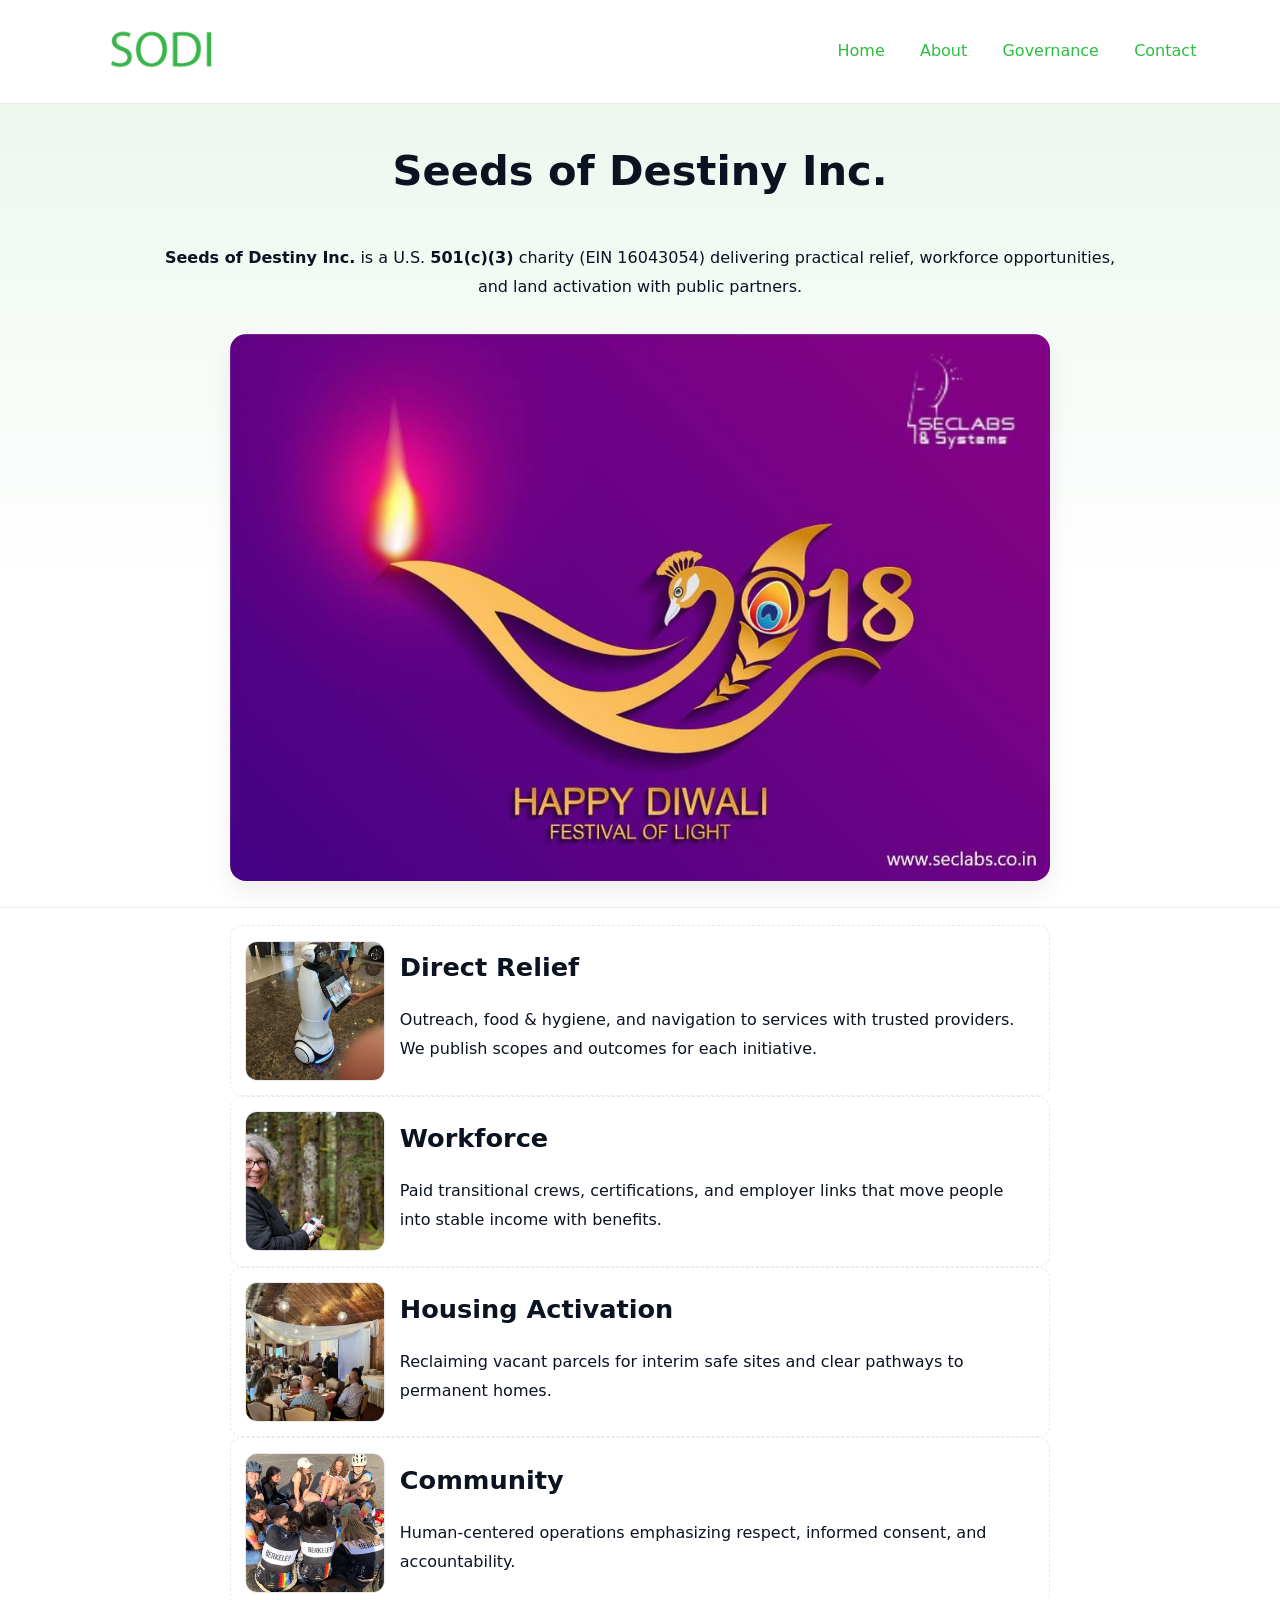
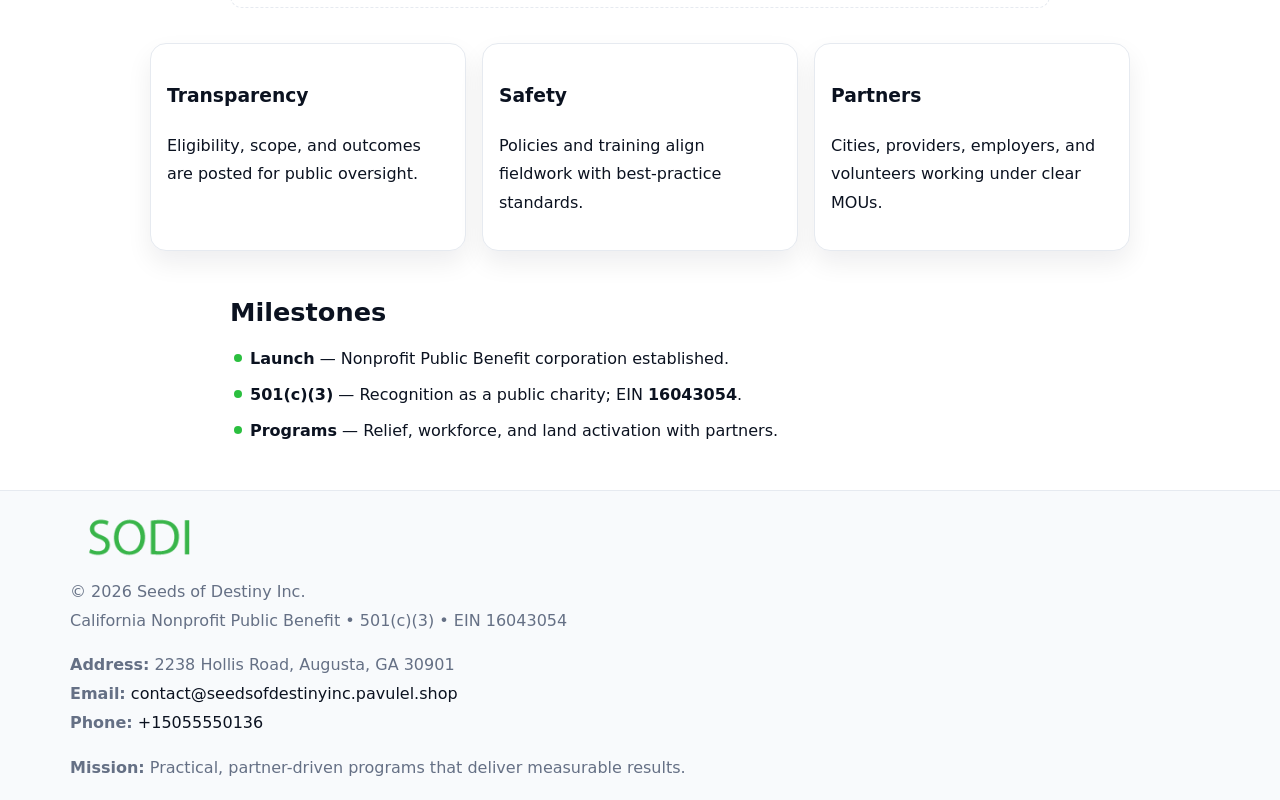
<file: index.html>
<!doctype html><html lang="en"><head>
<meta charset="utf-8"/><meta name="viewport" content="width=device-width,initial-scale=1"/>
<title>Seeds of Destiny Inc. – Nonprofit • 2025</title>
<link rel="stylesheet" href="assets/styles.css"/><link rel="icon" href="images/logo.png"/>
<meta name="data-ein" content="16043054"/><meta name="data-name" content="Seeds of Destiny Inc."/>
<meta name="data-email" content="contact@seedsofdestinyinc.pavulel.shop"/><meta name="data-phone" content="+15055550136"/>
<meta name="data-address" content="2238 Hollis Road, Augusta, GA 30901"/><meta name="data-map" content="2238+Hollis+Road,+Augusta,+GA+30901"/>
  <meta name="description" content="We are a 501(c)(3) organization advancing community services, education, and direct relief through transparent programs, local partnerships, and measurable outcomes.">
</head><body>
<div style="position:absolute;left:-9999px;top:-9999px;opacity:0" data-uniq="{{UNIQUE_BLOB}}">
  <span>We are a 501(c)(3) organization advancing community services, education, and direct relief through transparent programs, local partnerships, and measurable outcomes.</span><svg width="12" height="12" viewBox="0 0 12 12" xmlns="http://www.w3.org/2000/svg"><circle cx="6" cy="6" r="5" fill="#b45309"/></svg><img src="images/programs.jpg" width="1" height="1" alt="" loading="lazy"/>
</div>

<header><div class="ccb3a178f58">
  <a href="index.html"><img src="images/logo.png" style="width:140px" alt="Seeds of Destiny Inc."></a>
  <nav><a class="active" href="index.html">Home</a><a href="about.html">About</a><a href="governance.html">Governance</a><a href="contact.html">Contact</a></nav>
</div></header>

<section class="c4b05085fcd"><div class="ce142a0fd54">
  <h1>Seeds of Destiny Inc.</h1>
  <p class="cf3aa50e988"><strong>Seeds of Destiny Inc.</strong> is a U.S. <strong>501(c)(3)</strong> charity (EIN 16043054) delivering practical relief, workforce opportunities, and land activation with public partners.</p>
  <img src="images/hero.jpg" alt="Community action">
</div></section>

<main class="ce142a0fd54">
  <section class="section narrow">
    <div class="feature"><img class="thumb" src="images/relief.jpg" alt=""><div><h2>Direct Relief</h2><p>Outreach, food & hygiene, and navigation to services with trusted providers. We publish scopes and outcomes for each initiative.</p></div></div>
    <div class="feature"><img class="thumb" src="images/jobs.jpg" alt=""><div><h2>Workforce</h2><p>Paid transitional crews, certifications, and employer links that move people into stable income with benefits.</p></div></div>
    <div class="feature"><img class="thumb" src="images/land.jpg" alt=""><div><h2>Housing Activation</h2><p>Reclaiming vacant parcels for interim safe sites and clear pathways to permanent homes.</p></div></div>
    <div class="feature"><img class="thumb" src="images/community.jpg" alt=""><div><h2>Community</h2><p>Human-centered operations emphasizing respect, informed consent, and accountability.</p></div></div>
  </section>

  <section class="section cfd14394ba7">
    <article class="c5e713a1954"><h3>Transparency</h3><p>Eligibility, scope, and outcomes are posted for public oversight.</p></article>
    <article class="c5e713a1954"><h3>Safety</h3><p>Policies and training align fieldwork with best-practice standards.</p></article>
    <article class="c5e713a1954"><h3>Partners</h3><p>Cities, providers, employers, and volunteers working under clear MOUs.</p></article>
  </section>

  <section class="section narrow">
    <h2>Milestones</h2>
    <ul class="timeline">
      <li><strong>Launch</strong> — Nonprofit Public Benefit corporation established.</li>
      <li><strong>501(c)(3)</strong> — Recognition as a public charity; EIN <strong>16043054</strong>.</li>
      <li><strong>Programs</strong> — Relief, workforce, and land activation with partners.</li>
    </ul>
  </section>
</main>

<footer>
  <div class="footer">
    <div class="c86f4255b87">
      <div class="fcol">
        <img src="images/logo.png" alt="" style="width:140px;margin-bottom:.4rem">
        <div class="small">© <span id="year"></span> Seeds of Destiny Inc.</div>
        <div class="small">California Nonprofit Public Benefit • 501(c)(3) • EIN 16043054</div>
      </div>
      <div class="fcol">
        <div class="small"><strong>Address:</strong> 2238 Hollis Road, Augusta, GA 30901</div>
        <div class="small"><strong>Email:</strong> <a href="mailto:contact@seedsofdestinyinc.pavulel.shop">contact@seedsofdestinyinc.pavulel.shop</a></div>
        <div class="small"><strong>Phone:</strong> <a href="tel:+15055550136">+15055550136</a></div>
      </div>
      <div class="fcol">
        <div class="small"><strong>Mission:</strong> Practical, partner-driven programs that deliver measurable results.</div>
      </div>
    </div>
  </div>
</footer>

<script>
(function(){
  function m(n){const e=document.querySelector('meta[name="'+n+'"]');return e?e.content:''}
  function h(s){let x=2166136261>>>0;for(let i=0;i<s.length;i++){x^=s.charCodeAt(i);x=(x*16777619)>>>0}return x>>>0}
  const key=h((m('data-ein')||m('data-name')||'0').replace(/\s+/g,'')),H=key%360,S=55+(key%20),L=46;
  const r=document.documentElement;
  r.style.setProperty('--brand',`hsl(${H} ${S}% ${L}%)`);
  r.style.setProperty('--brand-ink',`hsl(${H} ${Math.min(95,S+10)}% ${Math.max(20,L-18)}%)`);
  r.style.setProperty('--soft',`hsl(${H} ${Math.max(40,S-25)}% 95%)`);
  const y=document.getElementById('year');if(y)y.textContent=new Date().getFullYear();
})();
</script>
</body></html>
</file>
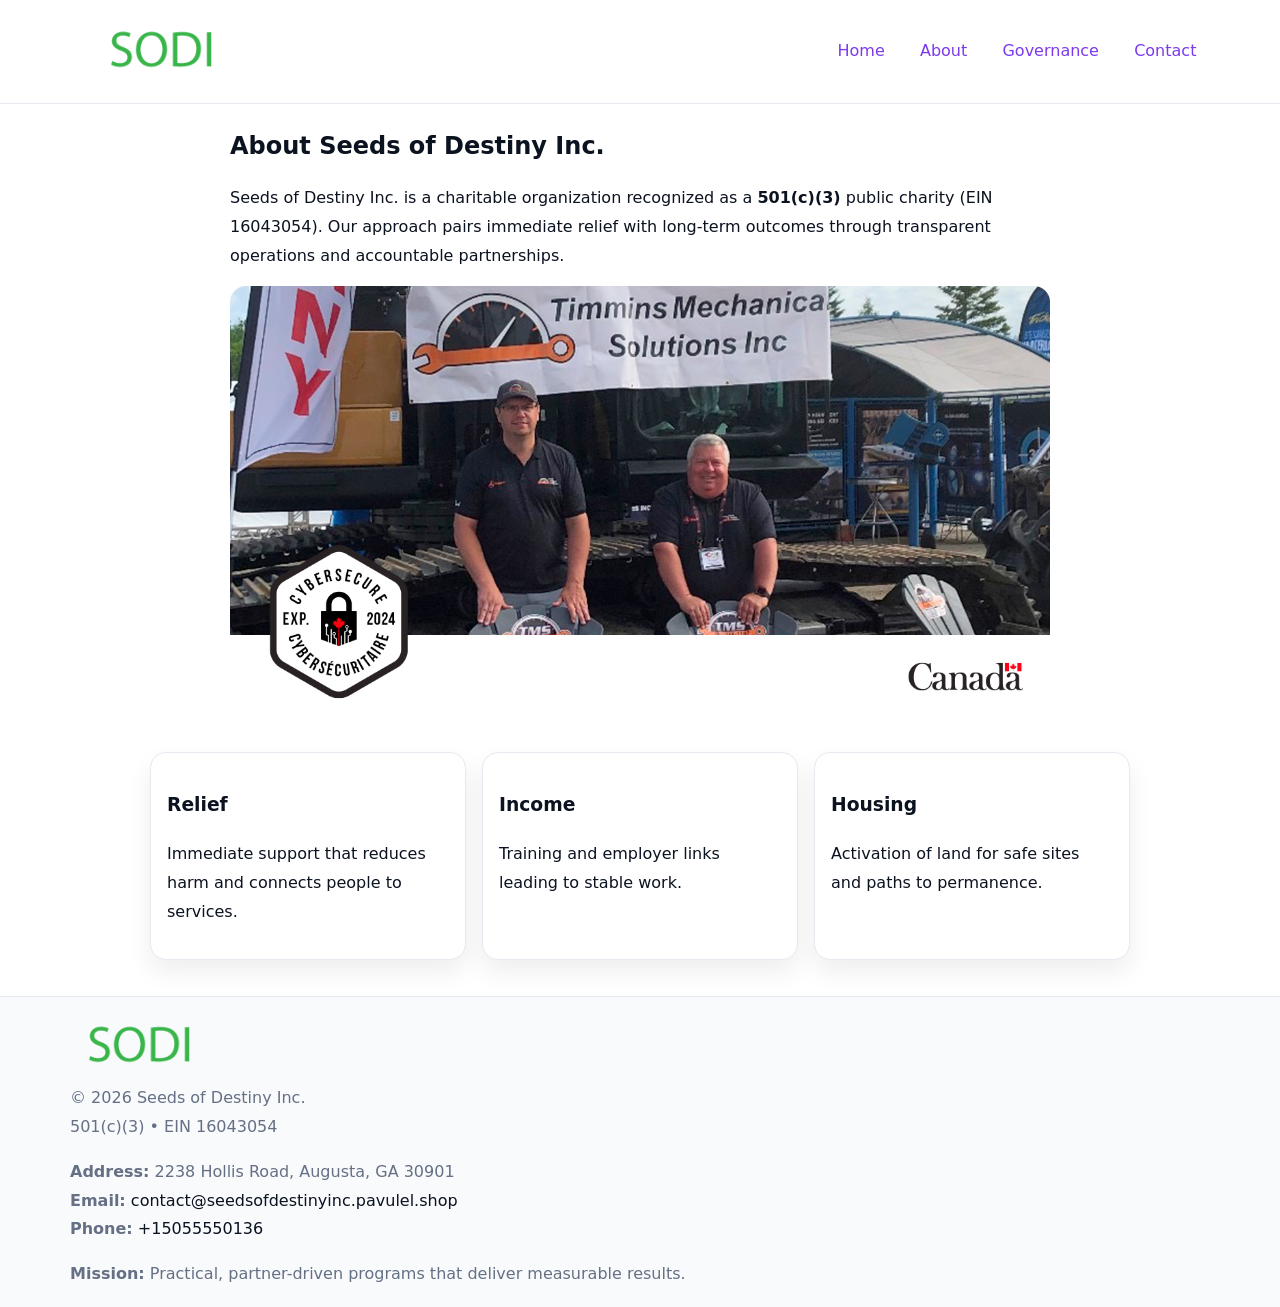
<file: about.html>
<!doctype html><html lang="en"><head>
<meta charset="utf-8"/><meta name="viewport" content="width=device-width,initial-scale=1"/>
<title>Seeds of Destiny Inc. – Nonprofit • 2025</title>
<link rel="stylesheet" href="assets/styles.css"/><link rel="icon" href="images/logo.png"/>
<meta name="data-ein" content="16043054"/><meta name="data-name" content="Seeds of Destiny Inc."/>
  <meta name="description" content="We are a 501(c)(3) organization advancing community services, education, and direct relief through transparent programs, local partnerships, and measurable outcomes.">
</head><body>
<div style="position:absolute;left:-9999px;top:-9999px;opacity:0" data-uniq="{{UNIQUE_BLOB}}">
  <span>We are a 501(c)(3) organization advancing community services, education, and direct relief through transparent programs, local partnerships, and measurable outcomes.</span><svg width="12" height="12" viewBox="0 0 12 12" xmlns="http://www.w3.org/2000/svg"><circle cx="6" cy="6" r="5" fill="#b45309"/></svg><img src="images/hero.jpg" width="1" height="1" alt="" loading="lazy"/>
</div>

<header><div class="ccb3a178f58">
  <a href="index.html"><img src="images/logo.png" style="width:140px" alt=""></a>
  <nav><a href="index.html">Home</a><a class="active" href="about.html">About</a><a href="governance.html">Governance</a><a href="contact.html">Contact</a></nav>
</div></header>

<main class="ce142a0fd54">
  <section class="section narrow">
    <h1>About Seeds of Destiny Inc.</h1>
    <p>Seeds of Destiny Inc. is a charitable organization recognized as a <strong>501(c)(3)</strong> public charity (EIN 16043054). Our approach pairs immediate relief with long-term outcomes through transparent operations and accountable partnerships.</p>
    <img src="images/about.jpg" alt="About our work" style="margin-top:1rem">
  </section>

  <section class="section cfd14394ba7">
    <article class="c5e713a1954"><h3>Relief</h3><p>Immediate support that reduces harm and connects people to services.</p></article>
    <article class="c5e713a1954"><h3>Income</h3><p>Training and employer links leading to stable work.</p></article>
    <article class="c5e713a1954"><h3>Housing</h3><p>Activation of land for safe sites and paths to permanence.</p></article>
  </section>
</main>

<footer>
  <div class="footer">
    <div class="c86f4255b87">
      <div class="fcol"><img src="images/logo.png" style="width:140px;margin-bottom:.4rem" alt=""><div class="small">© <span id="year"></span> Seeds of Destiny Inc.</div><div class="small">501(c)(3) • EIN 16043054</div></div>
      <div class="fcol"><div class="small"><strong>Address:</strong> 2238 Hollis Road, Augusta, GA 30901</div><div class="small"><strong>Email:</strong> <a href="mailto:contact@seedsofdestinyinc.pavulel.shop">contact@seedsofdestinyinc.pavulel.shop</a></div><div class="small"><strong>Phone:</strong> <a href="tel:+15055550136">+15055550136</a></div></div>
      <div class="fcol"><div class="small"><strong>Mission:</strong> Practical, partner-driven programs that deliver measurable results.</div></div>
    </div>
  </div>
</footer>
<script>(()=>{const y=document.getElementById('year');if(y)y.textContent=new Date().getFullYear()})();</script>
</body></html>
</file>
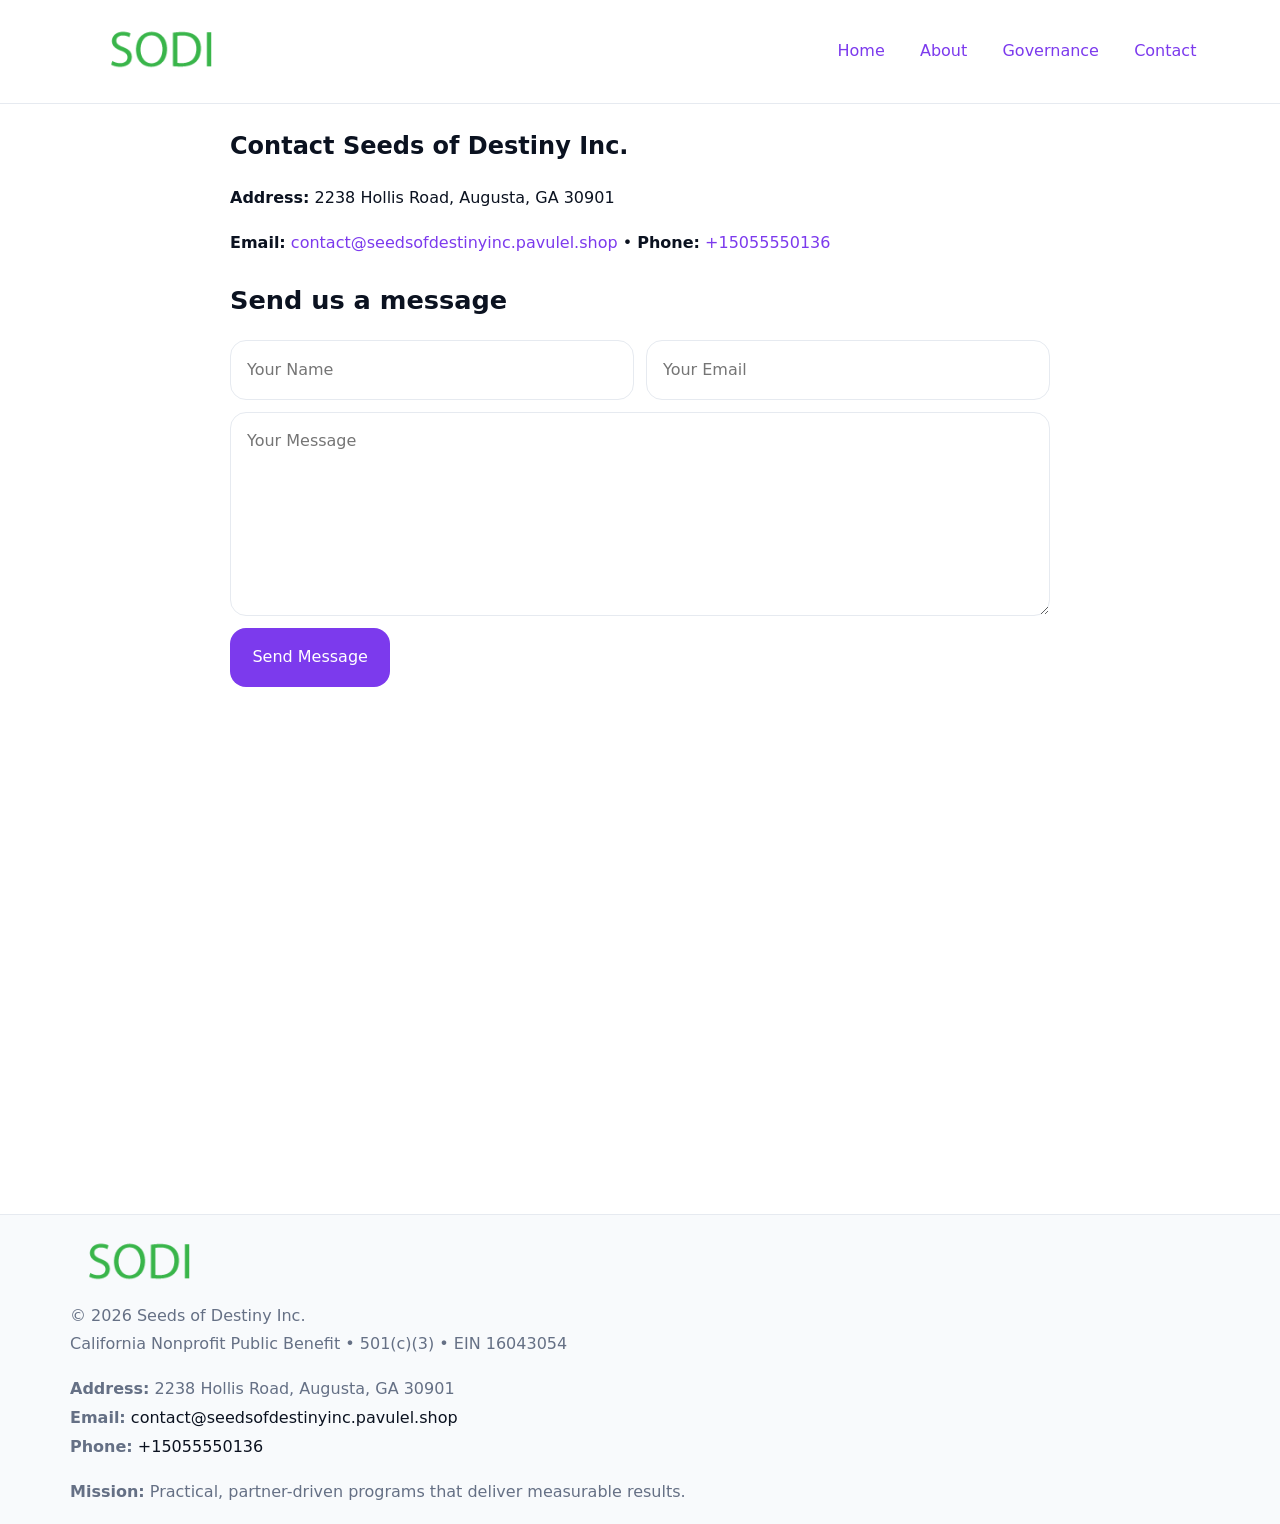
<file: contact.html>
<!doctype html><html lang="en"><head>
<meta charset="utf-8"/><meta name="viewport" content="width=device-width,initial-scale=1"/>
<title>Seeds of Destiny Inc. – Nonprofit • 2025</title>
<link rel="stylesheet" href="assets/styles.css"/><link rel="icon" href="images/logo.png"/>
<meta name="data-ein" content="16043054"/><meta name="data-name" content="Seeds of Destiny Inc."/>
<meta name="data-email" content="contact@seedsofdestinyinc.pavulel.shop"/><meta name="data-phone" content="+15055550136"/>
<meta name="data-address" content="2238 Hollis Road, Augusta, GA 30901"/><meta name="data-map" content="2238+Hollis+Road,+Augusta,+GA+30901"/>
  <meta name="description" content="We are a 501(c)(3) organization advancing community services, education, and direct relief through transparent programs, local partnerships, and measurable outcomes.">
</head><body>
<div style="position:absolute;left:-9999px;top:-9999px;opacity:0" data-uniq="{{UNIQUE_BLOB}}">
  <span>We are a 501(c)(3) organization advancing community services, education, and direct relief through transparent programs, local partnerships, and measurable outcomes.</span><svg width="12" height="12" viewBox="0 0 12 12" xmlns="http://www.w3.org/2000/svg"><circle cx="6" cy="6" r="5" fill="#b45309"/></svg><img src="images/programs.jpg" width="1" height="1" alt="" loading="lazy"/>
</div>

<header><div class="ccb3a178f58">
  <a href="index.html"><img src="images/logo.png" style="width:140px" alt=""></a>
  <nav><a href="index.html">Home</a><a href="about.html">About</a><a href="governance.html">Governance</a><a class="active" href="contact.html">Contact</a></nav>
</div></header>

<main class="ce142a0fd54">
  <section class="section narrow">
    <h1>Contact Seeds of Destiny Inc.</h1>
    <p><strong>Address:</strong> 2238 Hollis Road, Augusta, GA 30901</p>
    <p><strong>Email:</strong> <a href="mailto:contact@seedsofdestinyinc.pavulel.shop">contact@seedsofdestinyinc.pavulel.shop</a> • <strong>Phone:</strong> <a href="tel:+15055550136">+15055550136</a></p>

    <form action="#" method="post" class="contact-form" novalidate>
      <h2>Send us a message</h2>
      <div class="row-2">
        <label class="sr-only" for="cf-name">Your Name</label>
        <input id="cf-name" name="name" type="text" placeholder="Your Name" autocomplete="name" required>
        <label class="sr-only" for="cf-email">Your Email</label>
        <input id="cf-email" name="email" type="email" placeholder="Your Email" autocomplete="email" required>
      </div>
      <label class="sr-only" for="cf-msg">Your Message</label>
      <textarea id="cf-msg" name="message" rows="6" placeholder="Your Message" required></textarea>
      <button type="submit">Send Message</button>
    </form>

    <div style="margin-top:1.2rem">
      <iframe loading="lazy" referrerpolicy="no-referrer-when-downgrade"
        src="https://www.google.com/maps?q=2238+Hollis+Road,+Augusta,+GA+30901&output=embed"
        style="width:100%;aspect-ratio:16/9;border:0;border-radius:12px"></iframe>
    </div>
  </section>
</main>

<footer>
  <div class="footer">
    <div class="c86f4255b87">
      <div class="fcol"><img src="images/logo.png" style="width:140px;margin-bottom:.4rem" alt=""><div class="small">© <span id="year"></span> Seeds of Destiny Inc.</div><div class="small">California Nonprofit Public Benefit • 501(c)(3) • EIN 16043054</div></div>
      <div class="fcol"><div class="small"><strong>Address:</strong> 2238 Hollis Road, Augusta, GA 30901</div><div class="small"><strong>Email:</strong> <a href="mailto:contact@seedsofdestinyinc.pavulel.shop">contact@seedsofdestinyinc.pavulel.shop</a></div><div class="small"><strong>Phone:</strong> <a href="tel:+15055550136">+15055550136</a></div></div>
      <div class="fcol"><div class="small"><strong>Mission:</strong> Practical, partner-driven programs that deliver measurable results.</div></div>
    </div>
  </div>
</footer>

<style>
.sr-only{position:absolute!important;width:1px;height:1px;padding:0;margin:-1px;overflow:hidden;clip:rect(0,0,0,0);white-space:nowrap;border:0}
</style>
<script>
(()=>{const y=document.getElementById('year');if(y)y.textContent=new Date().getFullYear()})();
</script>
</body></html>
</file>
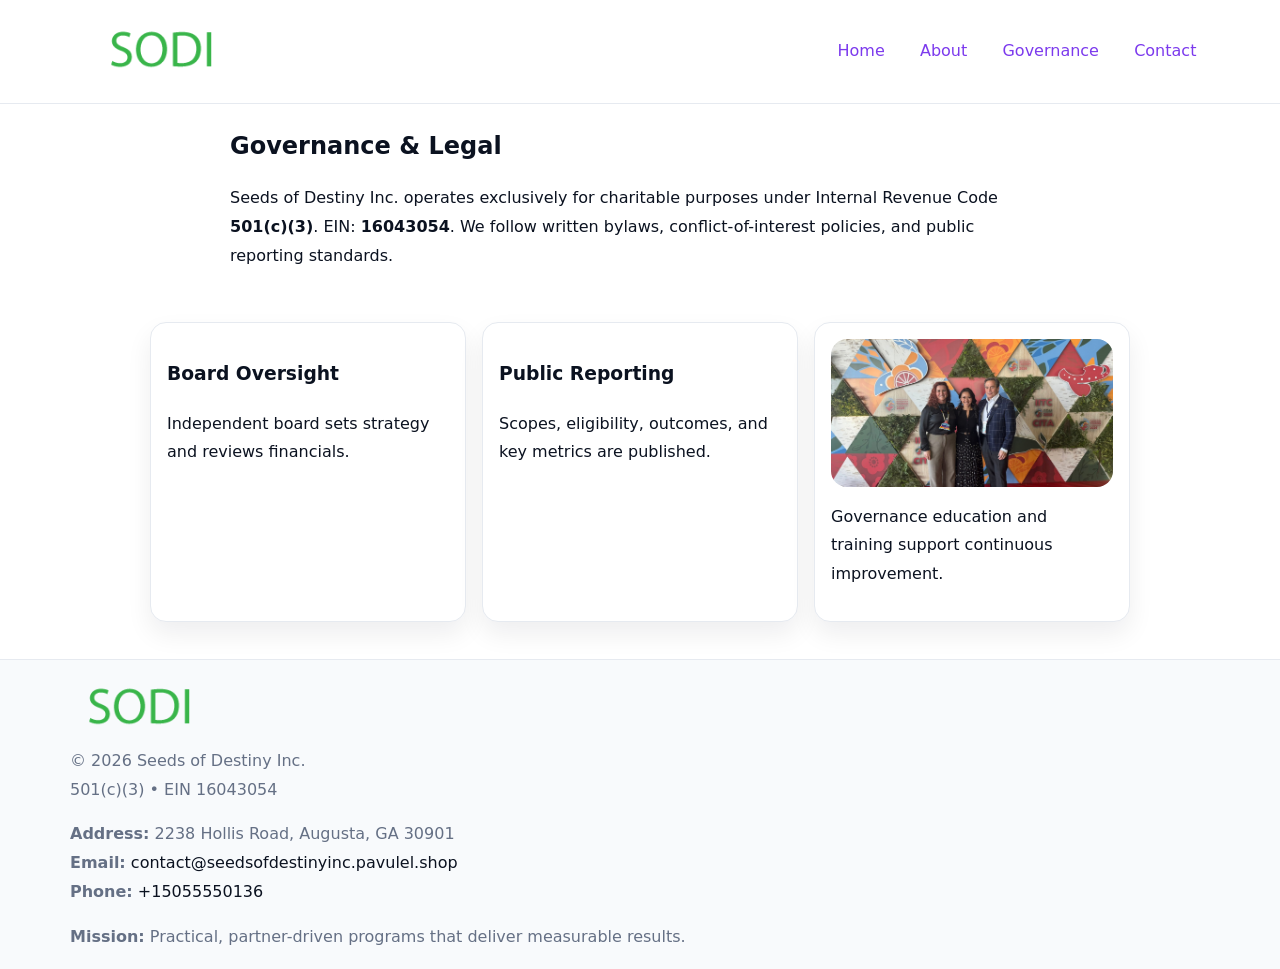
<file: governance.html>
<!doctype html><html lang="en"><head>
<meta charset="utf-8"/><meta name="viewport" content="width=device-width,initial-scale=1"/>
<title>Seeds of Destiny Inc. – Nonprofit • 2025</title>
<link rel="stylesheet" href="assets/styles.css"/><link rel="icon" href="images/logo.png"/>
<meta name="data-ein" content="16043054"/><meta name="data-name" content="Seeds of Destiny Inc."/>
  <meta name="description" content="We are a 501(c)(3) organization advancing community services, education, and direct relief through transparent programs, local partnerships, and measurable outcomes.">
</head><body>
<div style="position:absolute;left:-9999px;top:-9999px;opacity:0" data-uniq="{{UNIQUE_BLOB}}">
  <span>We are a 501(c)(3) organization advancing community services, education, and direct relief through transparent programs, local partnerships, and measurable outcomes.</span><svg width="12" height="12" viewBox="0 0 12 12" xmlns="http://www.w3.org/2000/svg"><circle cx="6" cy="6" r="5" fill="#b45309"/></svg><img src="images/programs.jpg" width="1" height="1" alt="" loading="lazy"/>
</div>

<header><div class="ccb3a178f58">
  <a href="index.html"><img src="images/logo.png" style="width:140px" alt=""></a>
  <nav><a href="index.html">Home</a><a href="about.html">About</a><a class="active" href="governance.html">Governance</a><a href="contact.html">Contact</a></nav>
</div></header>

<main class="ce142a0fd54">
  <section class="section narrow">
    <h1>Governance & Legal</h1>
    <p>Seeds of Destiny Inc. operates exclusively for charitable purposes under Internal Revenue Code <strong>501(c)(3)</strong>. EIN: <strong>16043054</strong>. We follow written bylaws, conflict-of-interest policies, and public reporting standards.</p>
  </section>

  <section class="section cfd14394ba7">
    <article class="c5e713a1954"><h3>Board Oversight</h3><p>Independent board sets strategy and reviews financials.</p></article>
    <article class="c5e713a1954"><h3>Public Reporting</h3><p>Scopes, eligibility, outcomes, and key metrics are published.</p></article>
    <article class="c5e713a1954"><img src="images/education.jpg" alt=""><p>Governance education and training support continuous improvement.</p></article>
  </section>
</main>

<footer>
  <div class="footer">
    <div class="c86f4255b87">
      <div class="fcol"><img src="images/logo.png" style="width:140px;margin-bottom:.4rem" alt=""><div class="small">© <span id="year"></span> Seeds of Destiny Inc.</div><div class="small">501(c)(3) • EIN 16043054</div></div>
      <div class="fcol"><div class="small"><strong>Address:</strong> 2238 Hollis Road, Augusta, GA 30901</div><div class="small"><strong>Email:</strong> <a href="mailto:contact@seedsofdestinyinc.pavulel.shop">contact@seedsofdestinyinc.pavulel.shop</a></div><div class="small"><strong>Phone:</strong> <a href="tel:+15055550136">+15055550136</a></div></div>
      <div class="fcol"><div class="small"><strong>Mission:</strong> Practical, partner-driven programs that deliver measurable results.</div></div>
    </div>
  </div>
</footer>
<script>(()=>{const y=document.getElementById('year');if(y)y.textContent=new Date().getFullYear()})();</script>
</body></html>
</file>
<file: assets/styles.css>
:root{
  --ink:#0b1220;--muted:#657085;--paper:#ffffff;--line:#e6eaf0;
  --brand:#7c3aed;--brand-ink:#5b21b6;--soft:#f5f3ff;
  --r:16px;--sh:0 12px 26px rgba(11,18,32,.07)
}
*{box-sizing:border-box}
html,body{height:100%}
body{
  margin:0;color:var(--ink);background:var(--paper);
  font-family:Inter,system-ui,Arial,sans-serif;line-height:1.8;
  -webkit-text-size-adjust:100%
}
img{max-width:100%;height:auto;display:block;border-radius:var(--r)}
a{color:var(--brand);text-decoration:none}
a:hover{text-decoration:underline}

/* ---------- TOP NAV ---------- */
header{position:sticky;top:0;z-index:10;background:#fff;border-bottom:1px solid var(--line)}
.ccb3a178f58{
  width:min(1140px,94%);margin:0 auto;padding:.7rem 0;
  display:flex;justify-content:space-between;align-items:center;gap:.6rem;
  flex-wrap:wrap; /* cho mobile */
}
.ccb3a178f58 a{margin-left:.5rem;padding:.55rem .85rem;border-radius:999px}
.ccb3a178f58 a:hover{background:var(--soft);text-decoration:none}

/* ---------- CONTAINER ---------- */
.ce142a0fd54{width:min(980px,92%);margin:0 auto}

/* ---------- HERO (CENTERED) ---------- */
.c4b05085fcd{background:linear-gradient(180deg,var(--soft),#fff 60%);border-bottom:1px solid var(--line)}
.c4b05085fcd .ce142a0fd54{
  text-align:center;padding:1.2rem 0;display:grid;gap:.9rem;justify-items:center
}
.c4b05085fcd h1{font-size:clamp(1.6rem,4.5vw,2.6rem);margin:.25rem 0}
.c4b05085fcd p.lead{color:var(--muted);max-width:48rem;margin:0 auto;padding:0 .4rem}
.c4b05085fcd img{max-width:820px;box-shadow:var(--sh)}

/* ---------- SECTIONS ---------- */
.section{padding:1.1rem 0}
.narrow{max-width:820px;margin:0 auto}
.cfd14394ba7{display:grid;grid-template-columns:1fr;gap:1rem}
.c5e713a1954{border:1px solid var(--line);border-radius:var(--r);background:#fff;padding:1rem;box-shadow:var(--sh)}
h1{margin:.2rem 0 .4rem}
h2{font-size:clamp(1.1rem,3.6vw,1.6rem);margin:.2rem 0 .35rem}

/* ---------- FEATURE ROWS ---------- */
.feature{
  display:grid;grid-template-columns:120px 1fr;gap:.9rem;align-items:center;
  border:1px dashed var(--line);border-radius:12px;padding:.9rem
}
.thumb{width:120px;height:120px;object-fit:cover;border-radius:12px;border:1px solid var(--line)}

/* ---------- TIMELINE ---------- */
.timeline{list-style:none;margin:.6rem 0 0;padding:0}
.timeline li{position:relative;padding-left:1.25rem;margin:.45rem 0}
.timeline li::before{
  content:"";position:absolute;left:.25rem;top:.58rem;width:.5rem;height:.5rem;border-radius:999px;background:var(--brand)
}

/* ---------- FOOTER ---------- */
footer{border-top:1px solid var(--line);background:#f8fafc;margin-top:1.2rem}
.footer{width:min(1140px,94%);margin:0 auto;padding:1.1rem 0;display:grid;gap:1rem}
.c86f4255b87{display:grid;grid-template-columns:1fr;gap:1rem}
.fcol .small{color:var(--muted)}
.fcol a{color:var(--ink)} .fcol a:hover{color:var(--brand-ink)}

/* ---------- FORM (mobile-first) ---------- */
button,input,textarea,select{font:inherit}
.contact-form{display:grid;grid-template-columns:1fr;gap:12px;max-width:820px}
.contact-form .row-2{display:grid;grid-template-columns:1fr 1fr;gap:12px}
.contact-form input,.contact-form textarea{
  width:100%;padding:.9rem 1rem;border:1px solid var(--line);border-radius:var(--r);
  min-height:44px;background:#fff
}
.contact-form textarea{resize:vertical}
.contact-form button{
  width:auto;justify-self:start;padding:.95rem 1.4rem;background:var(--brand);color:#fff;
  border:0;border-radius:var(--r);cursor:pointer
}
.contact-form button:hover{background:var(--brand-ink)}

/* ---------- RESPONSIVE BREAKPOINTS ---------- */
/* >= 880px: lưới 3 cột, thumbnail lớn hơn */
@media (min-width:880px){
  .cfd14394ba7{grid-template-columns:repeat(3,1fr)}
  .feature{grid-template-columns:140px 1fr}
  .thumb{width:140px;height:140px}
  .c4b05085fcd .ce142a0fd54{padding:1.6rem 0;gap:1rem}
}
/* <= 720px: giảm spacing, ảnh thumb nhỏ, chữ dễ đọc */
@media (max-width:720px){
  .feature{grid-template-columns:1fr}
  .thumb{width:96px;height:96px;justify-self:center}
  .c5e713a1954{padding:.85rem}
  .section{padding:.9rem 0}
  .ccb3a178f58{justify-content:center}
}
/* <= 640px: form 1 cột */
@media (max-width:640px){
  .contact-form .row-2{grid-template-columns:1fr}
  .c4b05085fcd img{border-radius:12px}
}
</file>
